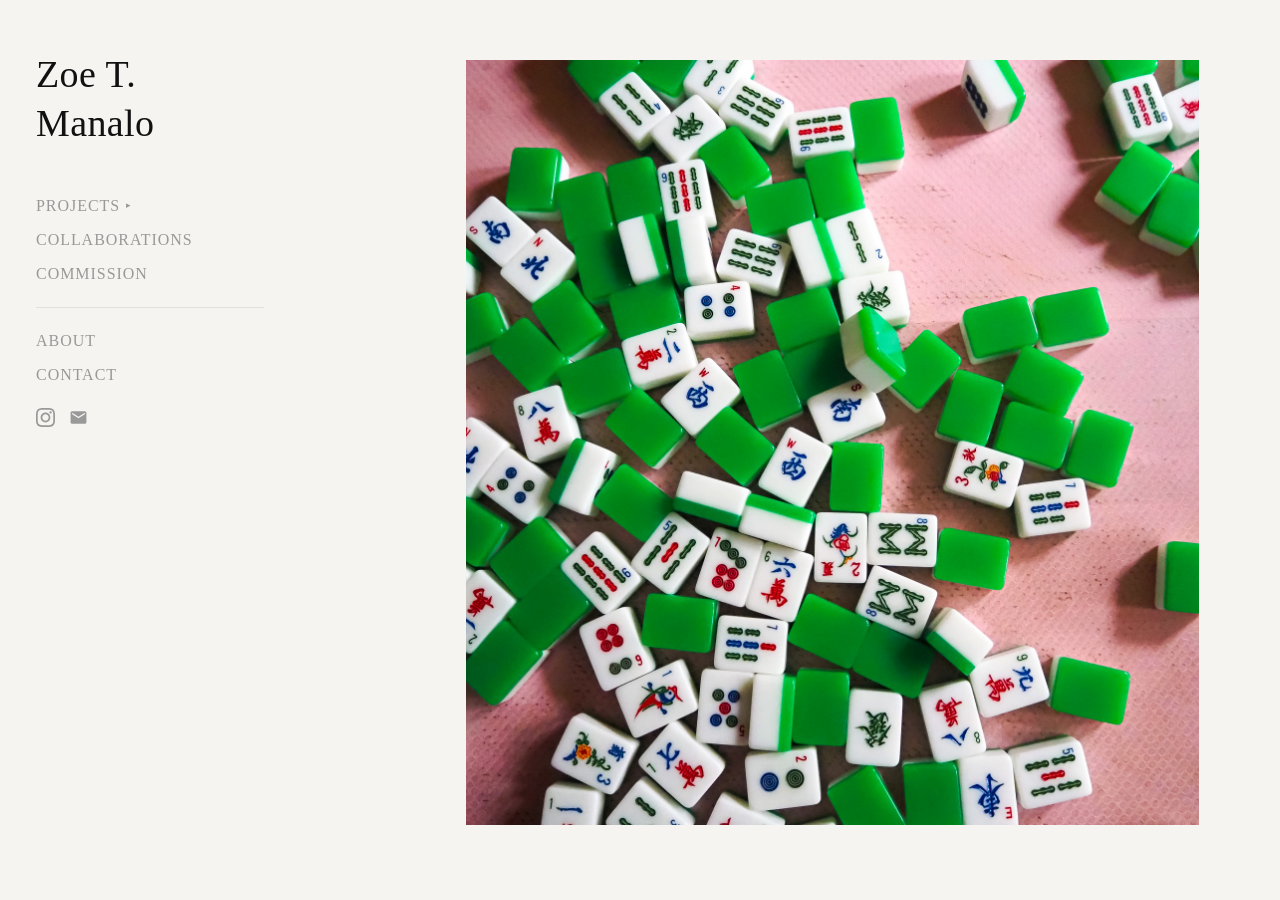
<file: index.html>
<!DOCTYPE html>
<html lang="en">

<head>
  <meta charset="UTF-8">
  <meta name="viewport" content="width=device-width, initial-scale=1.0">
  <title>Zoe Manalo</title>
  <link rel="stylesheet" href="css/styles.css">
</head>


<body>

  <div class="mobile-topbar">
    <a href="/" class="mobile-logo">Zoe T. Manalo</a>
  </div>

  <aside class="sidebar">
    <a href="index.html" class="logo">Zoe T. Manalo</a>
    <nav class="menu">
      <button class="menu-parent" onclick="toggleProjects(this)" aria-expanded="false">
        Projects <span class="menu-arrow">&#9656;</span>
      </button>
      <div class="menu-sub" id="projects-sub"></div>
      <a href="collaborations/index.html" class="menu-item top-item" id="nav-collaborations">Collaborations</a>
      <a href="commission/index.html" class="menu-item top-item" id="nav-commission">Commission</a>
      <div class="menu-divider"></div>
      <a href="about.html" class="menu-item">About</a>
      <a href="contact.html" class="menu-item">Contact</a>
      <div class="menu-icons">
        <a href="https://instagram.com/zoetmanalo" target="_blank" aria-label="Instagram"><svg xmlns="http://www.w3.org/2000/svg" viewBox="0 0 24 24" fill="currentColor" width="19" height="19"><path d="M12 2.163c3.204 0 3.584.012 4.85.07 3.252.148 4.771 1.691 4.919 4.919.058 1.265.069 1.645.069 4.849 0 3.205-.012 3.584-.069 4.849-.149 3.225-1.664 4.771-4.919 4.919-1.266.058-1.644.07-4.85.07-3.204 0-3.584-.012-4.849-.07-3.26-.149-4.771-1.699-4.919-4.92-.058-1.265-.07-1.644-.07-4.849 0-3.204.013-3.583.07-4.849.149-3.227 1.664-4.771 4.919-4.919 1.266-.057 1.645-.069 4.849-.069zm0-2.163c-3.259 0-3.667.014-4.947.072-4.358.2-6.78 2.618-6.98 6.98-.059 1.281-.073 1.689-.073 4.948 0 3.259.014 3.668.072 4.948.2 4.358 2.618 6.78 6.98 6.98 1.281.058 1.689.072 4.948.072 3.259 0 3.668-.014 4.948-.072 4.354-.2 6.782-2.618 6.979-6.98.059-1.28.073-1.689.073-4.948 0-3.259-.014-3.667-.072-4.947-.196-4.354-2.617-6.78-6.979-6.98-1.281-.059-1.69-.073-4.949-.073zm0 5.838c-3.403 0-6.162 2.759-6.162 6.162s2.759 6.163 6.162 6.163 6.162-2.759 6.162-6.163c0-3.403-2.759-6.162-6.162-6.162zm0 10.162c-2.209 0-4-1.79-4-4 0-2.209 1.791-4 4-4s4 1.791 4 4c0 2.21-1.791 4-4 4zm6.406-11.845c-.796 0-1.441.645-1.441 1.44s.645 1.44 1.441 1.44c.795 0 1.439-.645 1.439-1.44s-.644-1.44-1.439-1.44z"/></svg></a>
        <a href="mailto:zoetmanalo@gmail.com" aria-label="Email"><svg xmlns="http://www.w3.org/2000/svg" viewBox="0 0 24 24" fill="currentColor" width="19" height="19"><path d="M20 4H4c-1.1 0-2 .9-2 2v12c0 1.1.9 2 2 2h16c1.1 0 2-.9 2-2V6c0-1.1-.9-2-2-2zm0 4l-8 5-8-5V6l8 5 8-5v2z"/></svg></a>
      </div>
    </nav>
  </aside>
  <main class="page-content">

  <div class="home-hero">
    <a href="collaborations/viewer.html?project=pagitan&label=Pagitan">
      <img src="images/home/P9250158.jpg" alt="Pagitan">
    </a>
  </div>

    <!-- Pagitan Gallery -->
    <div class="grid" id="grid"></div>

  </main>


  <script src="/js/gallery.js"></script>
  <script src="/js/nav.js"></script>


</body>
</html>
</file>
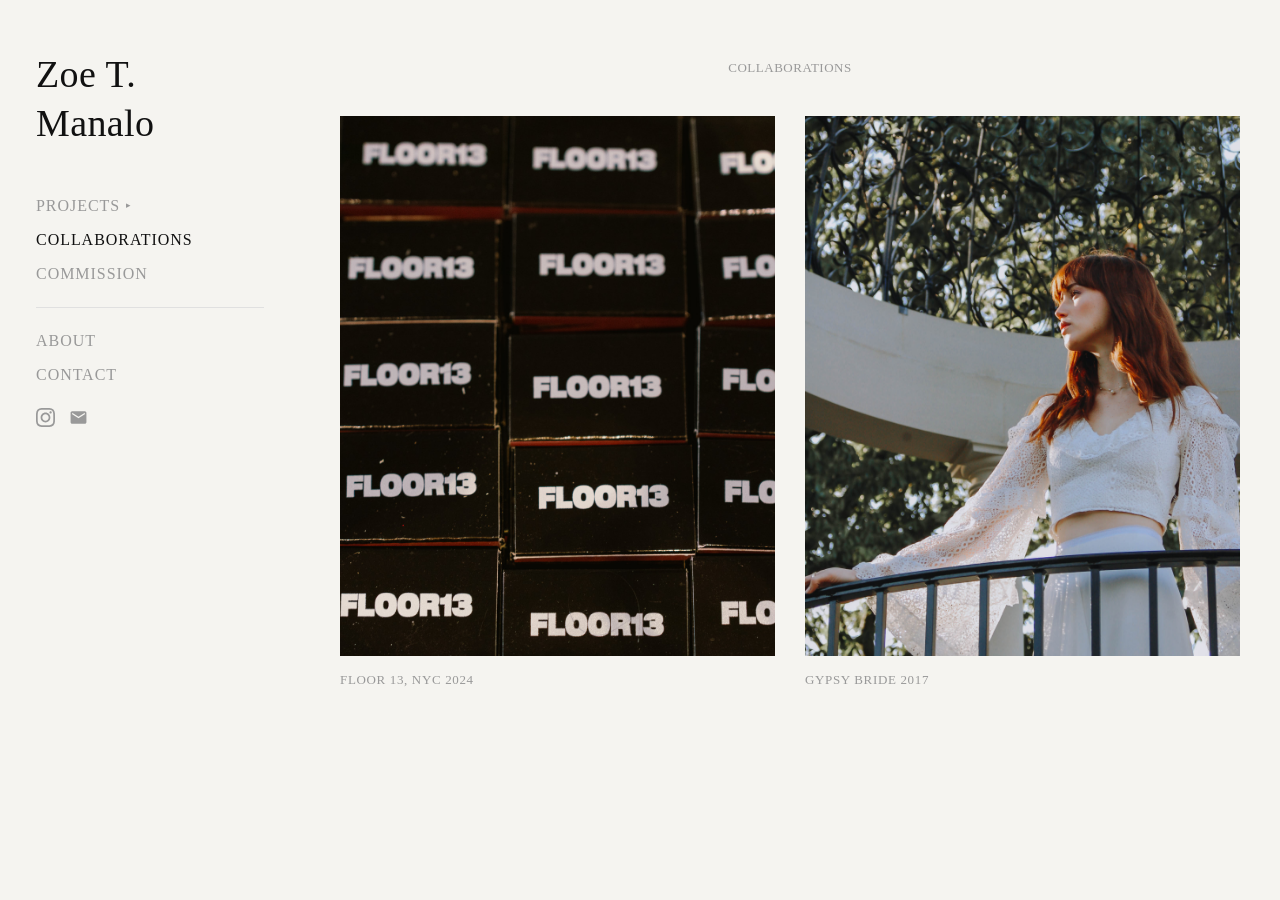
<file: collaborations/index.html>
<!DOCTYPE html>
<html lang="en">
<head>
  <meta charset="UTF-8">
  <meta name="viewport" content="width=device-width, initial-scale=1.0">
  <title>Collaborations — Zoe Manalo</title>
  <link rel="stylesheet" href="/css/styles.css">
</head>
<body>
  <aside class="sidebar">
    <a href="/" class="logo">Zoe T. Manalo</a>
    <nav class="menu">
      <button class="menu-parent" onclick="toggleProjects(this)" aria-expanded="false">
        Projects <span class="menu-arrow">&#9656;</span>
      </button>
      <div class="menu-sub" id="projects-sub"></div>
      <a href="/collaborations/index.html" class="menu-item top-item" id="nav-collaborations">Collaborations</a>
      <a href="/commission/index.html" class="menu-item top-item" id="nav-commission">Commission</a>
      <div class="menu-divider"></div>
      <a href="/about.html" class="menu-item">About</a>
      <a href="/contact.html" class="menu-item">Contact</a>
      <div class="menu-icons">
        <a href="https://instagram.com/zoetmanalo" target="_blank" aria-label="Instagram"><svg xmlns="http://www.w3.org/2000/svg" viewBox="0 0 24 24" fill="currentColor" width="19" height="19"><path d="M12 2.163c3.204 0 3.584.012 4.85.07 3.252.148 4.771 1.691 4.919 4.919.058 1.265.069 1.645.069 4.849 0 3.205-.012 3.584-.069 4.849-.149 3.225-1.664 4.771-4.919 4.919-1.266.058-1.644.07-4.85.07-3.204 0-3.584-.012-4.849-.07-3.26-.149-4.771-1.699-4.919-4.92-.058-1.265-.07-1.644-.07-4.849 0-3.204.013-3.583.07-4.849.149-3.227 1.664-4.771 4.919-4.919 1.266-.057 1.645-.069 4.849-.069zm0-2.163c-3.259 0-3.667.014-4.947.072-4.358.2-6.78 2.618-6.98 6.98-.059 1.281-.073 1.689-.073 4.948 0 3.259.014 3.668.072 4.948.2 4.358 2.618 6.78 6.98 6.98 1.281.058 1.689.072 4.948.072 3.259 0 3.668-.014 4.948-.072 4.354-.2 6.782-2.618 6.979-6.98.059-1.28.073-1.689.073-4.948 0-3.259-.014-3.667-.072-4.947-.196-4.354-2.617-6.78-6.979-6.98-1.281-.059-1.69-.073-4.949-.073zm0 5.838c-3.403 0-6.162 2.759-6.162 6.162s2.759 6.163 6.162 6.163 6.162-2.759 6.162-6.163c0-3.403-2.759-6.162-6.162-6.162zm0 10.162c-2.209 0-4-1.79-4-4 0-2.209 1.791-4 4-4s4 1.791 4 4c0 2.21-1.791 4-4 4zm6.406-11.845c-.796 0-1.441.645-1.441 1.44s.645 1.44 1.441 1.44c.795 0 1.439-.645 1.439-1.44s-.644-1.44-1.439-1.44z"/></svg></a>
        <a href="mailto:zoetmanalo@gmail.com" aria-label="Email"><svg xmlns="http://www.w3.org/2000/svg" viewBox="0 0 24 24" fill="currentColor" width="19" height="19"><path d="M20 4H4c-1.1 0-2 .9-2 2v12c0 1.1.9 2 2 2h16c1.1 0 2-.9 2-2V6c0-1.1-.9-2-2-2zm0 4l-8 5-8-5V6l8 5 8-5v2z"/></svg></a>
      </div>
    </nav>
  </aside>
  <main class="page-content">
    <p class="page-title">Collaborations</p>
    <div class="grid" id="grid"></div>
  </main>
  <script src="/js/nav.js"></script>
  <script src="/js/gallery.js"></script>
  <script>loadGrid("collaborations")</script>

</body>
</html>
</file>
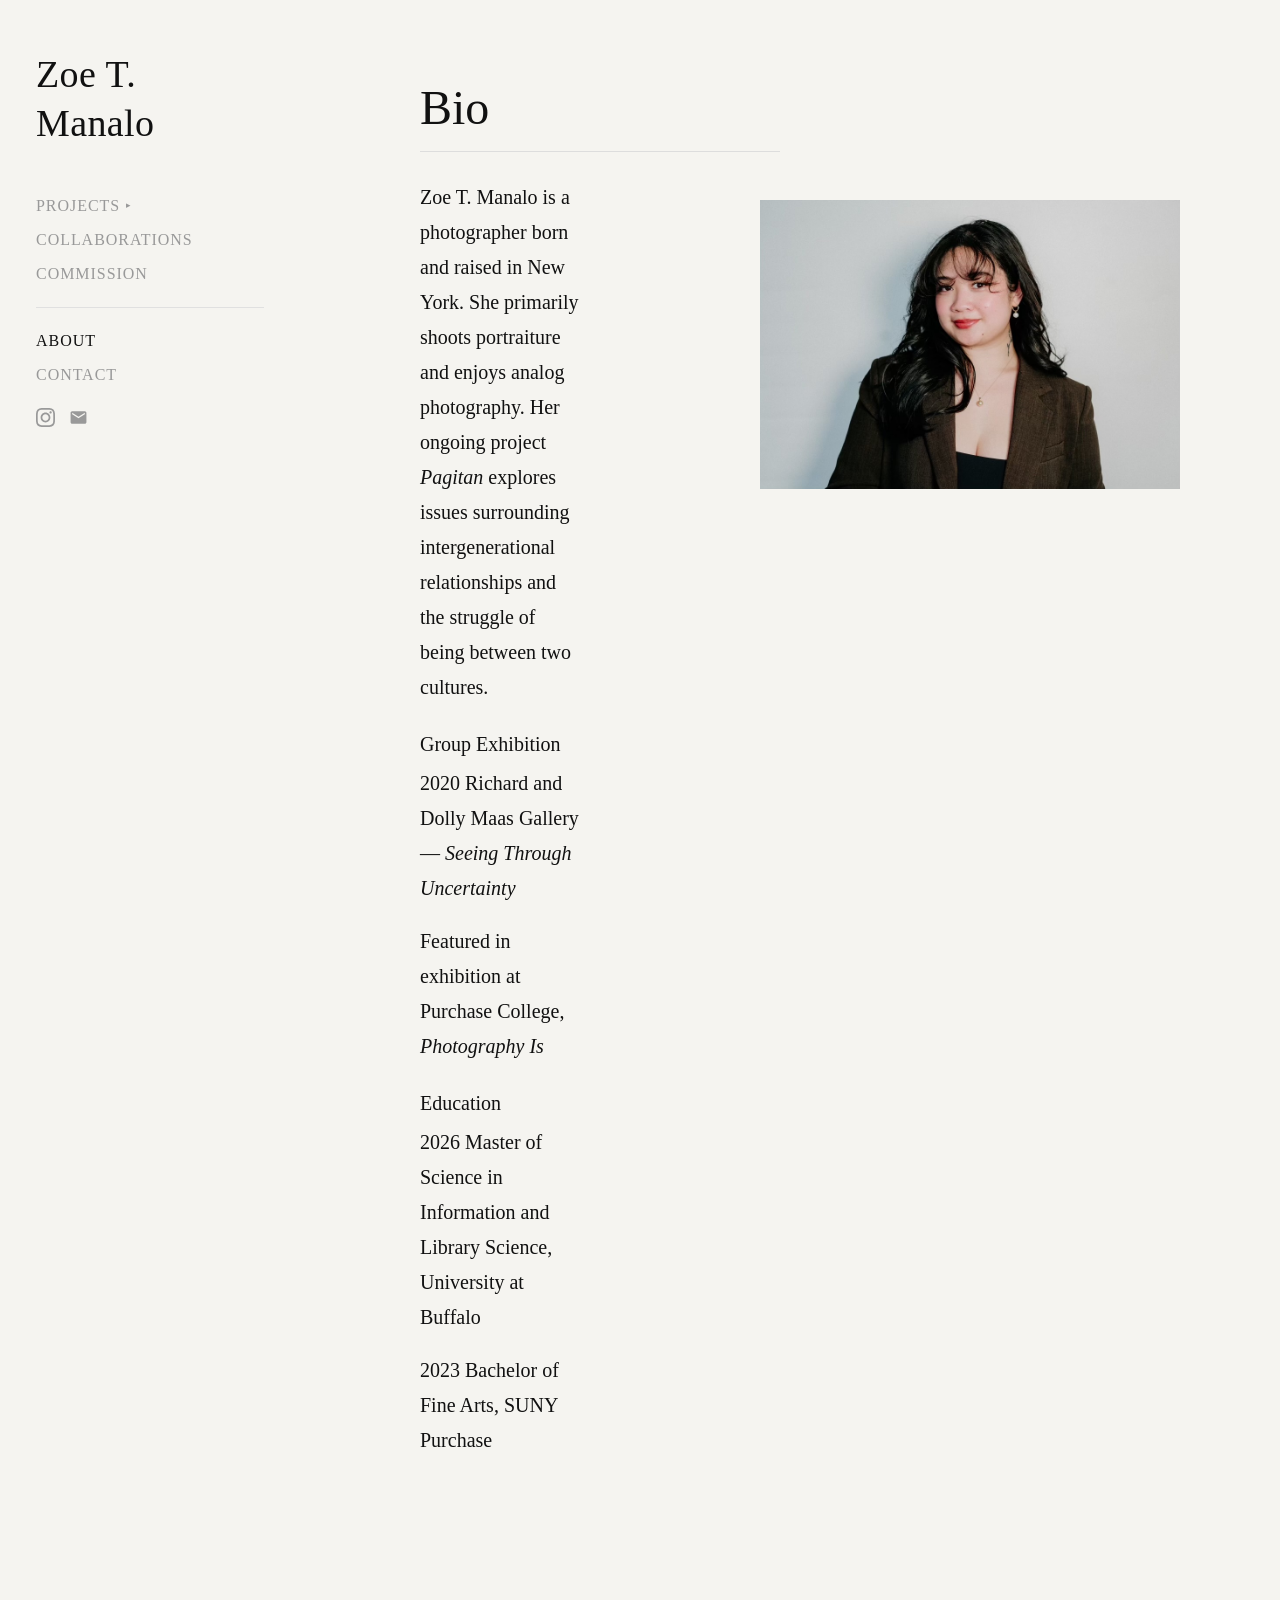
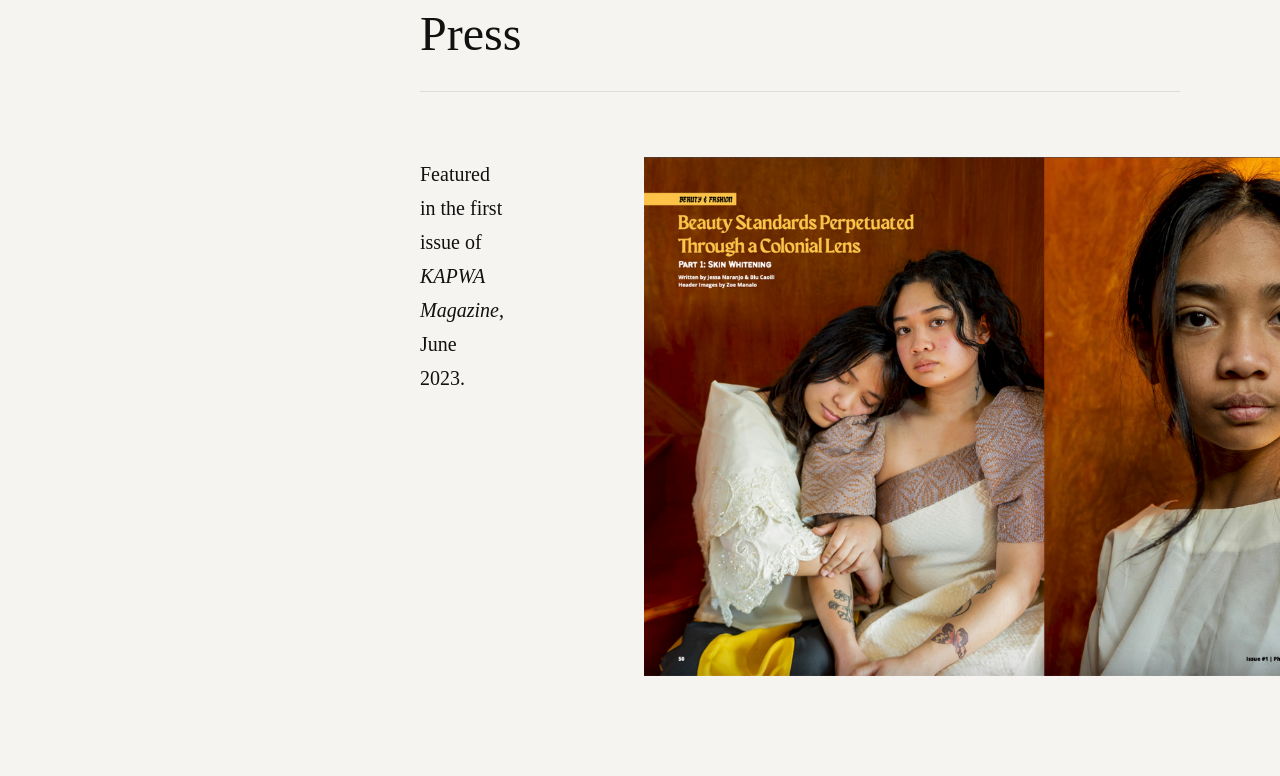
<file: about.html>
<!DOCTYPE html>
<html lang="en">

<head>
  <meta charset="UTF-8">
  <meta name="viewport" content="width=device-width, initial-scale=1.0">
  <title>About — Zoe Manalo</title>
  <link rel="stylesheet" href="/css/styles.css">
</head>

<body>

  <aside class="sidebar">
    <a href="/" class="logo">Zoe T. Manalo</a>
    <nav class="menu">
      <button class="menu-parent" onclick="toggleProjects(this)" aria-expanded="false">
        Projects <span class="menu-arrow">&#9656;</span>
      </button>
      <div class="menu-sub" id="projects-sub"></div>
      <a href="/collaborations/index.html" class="menu-item top-item" id="nav-collaborations">Collaborations</a>
      <a href="/commission/index.html" class="menu-item top-item" id="nav-commission">Commission</a>
      <div class="menu-divider"></div>
      <a href="/about.html" class="menu-item active">About</a>
      <a href="/contact.html" class="menu-item">Contact</a>
      <div class="menu-icons">
        <a href="https://instagram.com/zoetmanalo" target="_blank" aria-label="Instagram"><svg xmlns="http://www.w3.org/2000/svg" viewBox="0 0 24 24" fill="currentColor" width="19" height="19"><path d="M12 2.163c3.204 0 3.584.012 4.85.07 3.252.148 4.771 1.691 4.919 4.919.058 1.265.069 1.645.069 4.849 0 3.205-.012 3.584-.069 4.849-.149 3.225-1.664 4.771-4.919 4.919-1.266.058-1.644.07-4.85.07-3.204 0-3.584-.012-4.849-.07-3.26-.149-4.771-1.699-4.919-4.92-.058-1.265-.07-1.644-.07-4.849 0-3.204.013-3.583.07-4.849.149-3.227 1.664-4.771 4.919-4.919 1.266-.057 1.645-.069 4.849-.069zm0-2.163c-3.259 0-3.667.014-4.947.072-4.358.2-6.78 2.618-6.98 6.98-.059 1.281-.073 1.689-.073 4.948 0 3.259.014 3.668.072 4.948.2 4.358 2.618 6.78 6.98 6.98 1.281.058 1.689.072 4.948.072 3.259 0 3.668-.014 4.948-.072 4.354-.2 6.782-2.618 6.979-6.98.059-1.28.073-1.689.073-4.948 0-3.259-.014-3.667-.072-4.947-.196-4.354-2.617-6.78-6.979-6.98-1.281-.059-1.69-.073-4.949-.073zm0 5.838c-3.403 0-6.162 2.759-6.162 6.162s2.759 6.163 6.162 6.163 6.162-2.759 6.162-6.163c0-3.403-2.759-6.162-6.162-6.162zm0 10.162c-2.209 0-4-1.79-4-4 0-2.209 1.791-4 4-4s4 1.791 4 4c0 2.21-1.791 4-4 4zm6.406-11.845c-.796 0-1.441.645-1.441 1.44s.645 1.44 1.441 1.44c.795 0 1.439-.645 1.439-1.44s-.644-1.44-1.439-1.44z"/></svg></a>
        <a href="mailto:zoetmanalo@gmail.com" aria-label="Email"><svg xmlns="http://www.w3.org/2000/svg" viewBox="0 0 24 24" fill="currentColor" width="19" height="19"><path d="M20 4H4c-1.1 0-2 .9-2 2v12c0 1.1.9 2 2 2h16c1.1 0 2-.9 2-2V6c0-1.1-.9-2-2-2zm0 4l-8 5-8-5V6l8 5 8-5v2z"/></svg></a>
      </div>
    </nav>
  </aside>

  <main class="text-content">

    <div class="about-row">

      <div class="about-text">
        <h1>Bio</h1>
        <hr>
        <p>
          Zoe T. Manalo is a photographer born and raised in New York.
          She primarily shoots portraiture and enjoys analog photography.
          Her ongoing project <em>Pagitan</em> explores issues surrounding
          intergenerational relationships and the struggle of being between
          two cultures.
        </p>
        <h3>Group Exhibition</h3>
        <p>
          2020 Richard and Dolly Maas Gallery —
          <em>Seeing Through Uncertainty</em>
        </p>
        <p>
          Featured in exhibition at Purchase College,
          <em>Photography Is</em>
        </p>
        <h3>Education</h3>
        <p>
          2026 Master of Science in Information and Library Science,
          University at Buffalo
        </p>
        <p>
          2023 Bachelor of Fine Arts, SUNY Purchase
        </p>
      </div>

      <div class="about-photo-wrap">
        <img src="images/about/zoe_headshot.jpg"
          alt="Zoe Manalo"
          class="about-photo">
      </div>

    </div>

    <div class="press-section">

      <h1 class="page-heading">Press</h1>

      <div class="press-row">
        <div class="press-text">
          <p>
            Featured in the first issue of
            <em>KAPWA Magazine</em>, June 2023.
          </p>
        </div>
        <div class="press-photo">
          <img src="images/about/spread.jpg" alt="KAPWA Magazine Spread">
        </div>
      </div>

    </div>

  </main>

  <script src="/js/nav.js"></script>
</body>
</html>
</file>
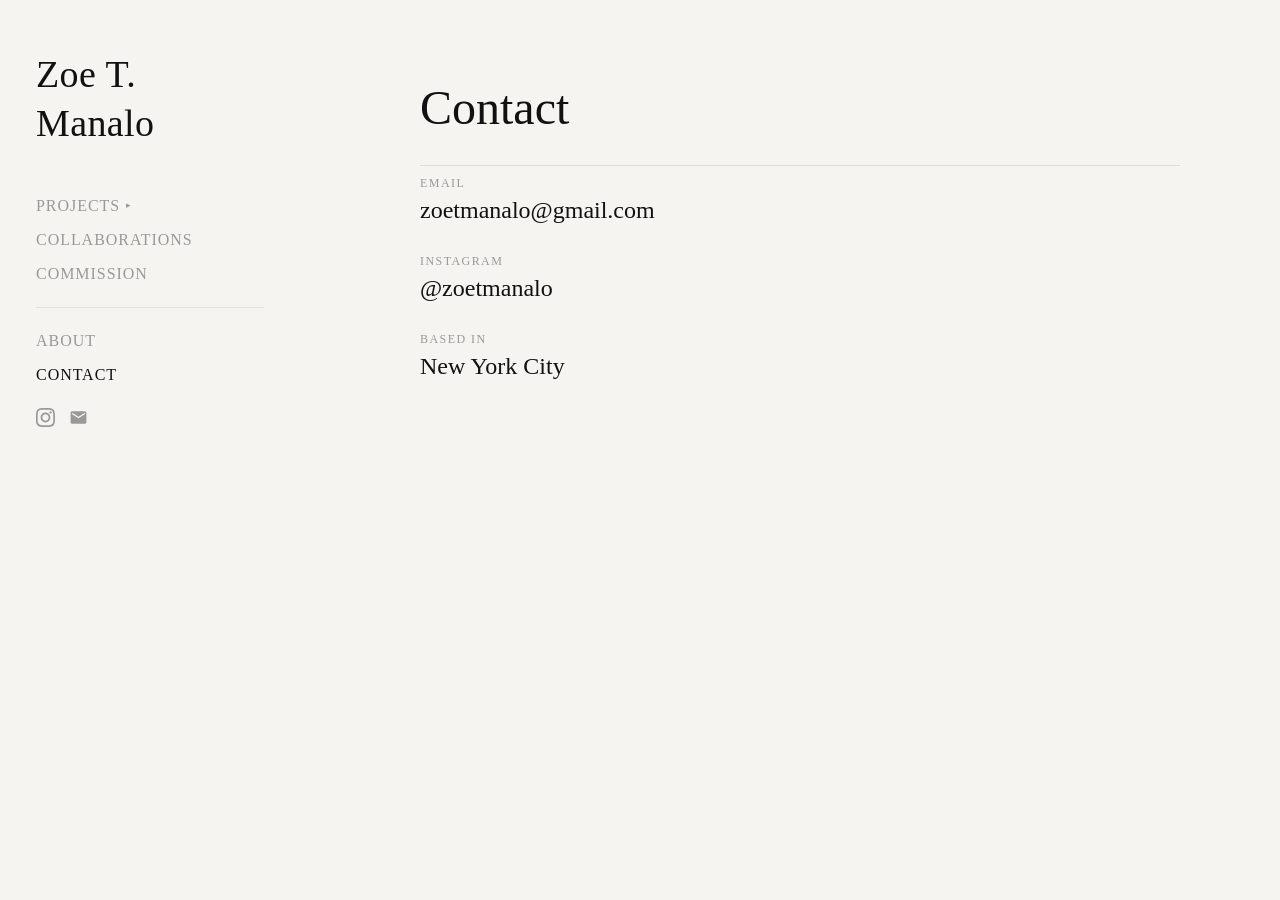
<file: contact.html>
<!DOCTYPE html>
<html lang="en">
<head>
  <meta charset="UTF-8">
  <meta name="viewport" content="width=device-width, initial-scale=1.0">
  <title>Contact — Zoe Manalo</title>
  <link rel="stylesheet" href="css/styles.css">
</head>
<body>
 
  <aside class="sidebar">
    <a href="/index.html" class="logo">Zoe T. Manalo</a>
    <nav class="menu">
      <button class="menu-parent" onclick="toggleProjects(this)" aria-expanded="false">
        Projects <span class="menu-arrow">&#9656;</span>
      </button>
      <div class="menu-sub" id="projects-sub"></div>
      <a href="/collaborations/index.html" class="menu-item top-item" id="nav-collaborations">Collaborations</a>
      <a href="/commission/index.html" class="menu-item top-item" id="nav-commission">Commission</a>
      <div class="menu-divider"></div>
      <a href="/about.html" class="menu-item">About</a>
      <a href="/contact.html" class="menu-item active">Contact</a>
      <div class="menu-icons">
        <a href="https://instagram.com/zoetmanalo" target="_blank" aria-label="Instagram"><svg xmlns="http://www.w3.org/2000/svg" viewBox="0 0 24 24" fill="currentColor" width="19" height="19"><path d="M12 2.163c3.204 0 3.584.012 4.85.07 3.252.148 4.771 1.691 4.919 4.919.058 1.265.069 1.645.069 4.849 0 3.205-.012 3.584-.069 4.849-.149 3.225-1.664 4.771-4.919 4.919-1.266.058-1.644.07-4.85.07-3.204 0-3.584-.012-4.849-.07-3.26-.149-4.771-1.699-4.919-4.92-.058-1.265-.07-1.644-.07-4.849 0-3.204.013-3.583.07-4.849.149-3.227 1.664-4.771 4.919-4.919 1.266-.057 1.645-.069 4.849-.069zm0-2.163c-3.259 0-3.667.014-4.947.072-4.358.2-6.78 2.618-6.98 6.98-.059 1.281-.073 1.689-.073 4.948 0 3.259.014 3.668.072 4.948.2 4.358 2.618 6.78 6.98 6.98 1.281.058 1.689.072 4.948.072 3.259 0 3.668-.014 4.948-.072 4.354-.2 6.782-2.618 6.979-6.98.059-1.28.073-1.689.073-4.948 0-3.259-.014-3.667-.072-4.947-.196-4.354-2.617-6.78-6.979-6.98-1.281-.059-1.69-.073-4.949-.073zm0 5.838c-3.403 0-6.162 2.759-6.162 6.162s2.759 6.163 6.162 6.163 6.162-2.759 6.162-6.163c0-3.403-2.759-6.162-6.162-6.162zm0 10.162c-2.209 0-4-1.79-4-4 0-2.209 1.791-4 4-4s4 1.791 4 4c0 2.21-1.791 4-4 4zm6.406-11.845c-.796 0-1.441.645-1.441 1.44s.645 1.44 1.441 1.44c.795 0 1.439-.645 1.439-1.44s-.644-1.44-1.439-1.44z"/></svg></a>
        <a href="mailto:zoetmanalo@gmail.com" aria-label="Email"><svg xmlns="http://www.w3.org/2000/svg" viewBox="0 0 24 24" fill="currentColor" width="19" height="19"><path d="M20 4H4c-1.1 0-2 .9-2 2v12c0 1.1.9 2 2 2h16c1.1 0 2-.9 2-2V6c0-1.1-.9-2-2-2zm0 4l-8 5-8-5V6l8 5 8-5v2z"/></svg></a>
      </div>
    </nav>
  </aside>

  <main class="text-content">
    <h1 class="page-heading">Contact</h1>

    <div class="contact-item">
      <span class="contact-label">Email</span>
      <a href="mailto:zoetmanalo@gmail.com" class="contact-value">zoetmanalo@gmail.com</a>
    </div>

    <div class="contact-item">
      <span class="contact-label">Instagram</span>
      <a href="https://instagram.com/zoetmanalo" target="_blank" class="contact-value">@zoetmanalo</a>
    </div>

    <div class="contact-item">
      <span class="contact-label">Based in</span>
      <span class="contact-value" style="cursor:default;">New York City</span>
    </div>
  </main>

  <script src="/js/nav.js"></script>
</body>
</html>
</file>
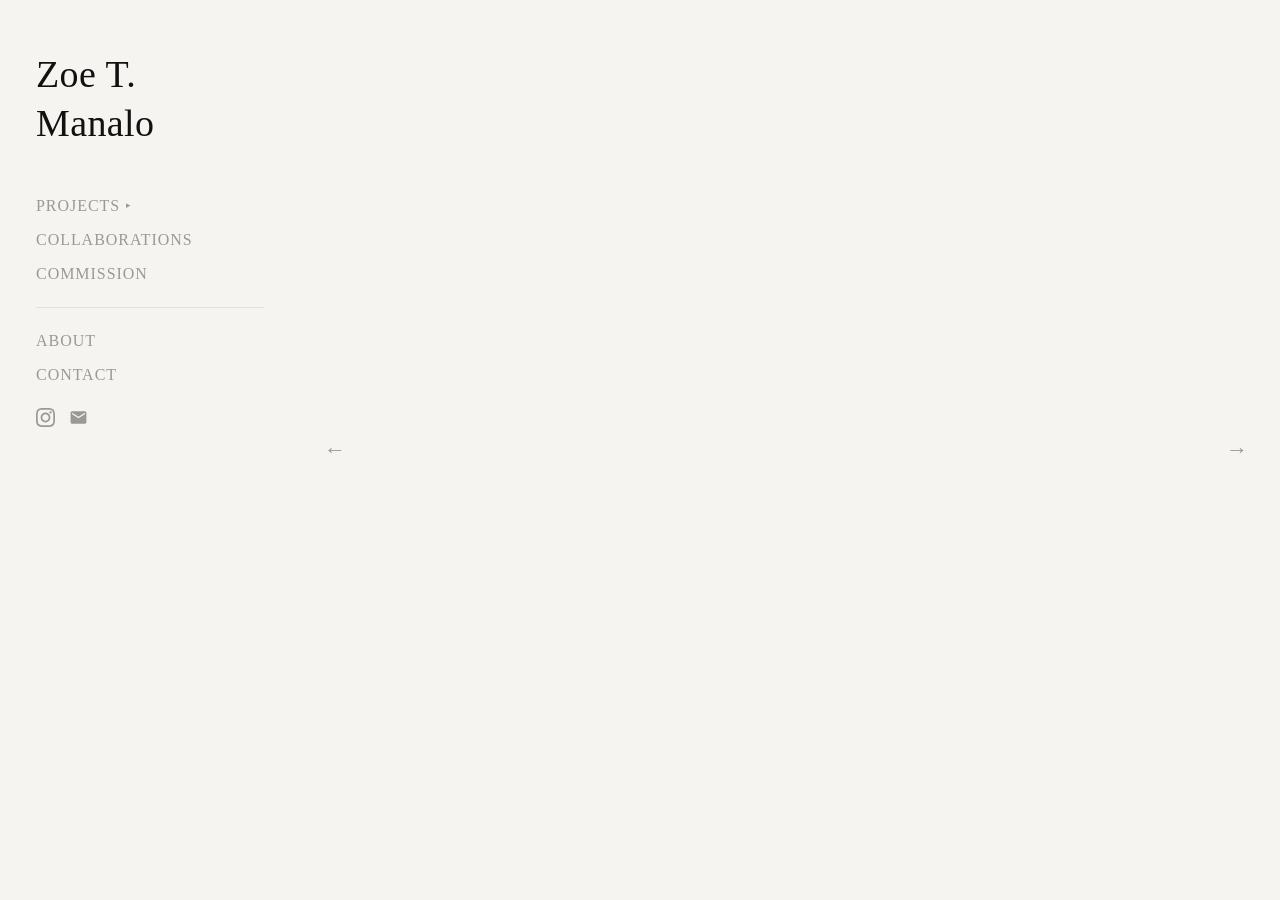
<file: collaborations/viewer.html>
<!DOCTYPE html>
<html lang="en">
<head>
  <meta charset="UTF-8">
  <meta name="viewport" content="width=device-width, initial-scale=1.0">
  <title>Zoe Manalo</title>
  <link rel="stylesheet" href="/css/styles.css">
</head>
<body>
  <aside class="sidebar">
    <a href="/" class="logo">Zoe T. Manalo</a>
    <nav class="menu">
      <button class="menu-parent" onclick="toggleProjects(this)" aria-expanded="false">
        Projects <span class="menu-arrow">&#9656;</span>
      </button>
      <div class="menu-sub" id="projects-sub"></div>
      <a href="/collaborations/index.html" class="menu-item top-item" id="nav-collaborations">Collaborations</a>
      <a href="/commission/index.html" class="menu-item top-item" id="nav-commission">Commission</a>
      <div class="menu-divider"></div>
      <a href="/about.html" class="menu-item">About</a>
      <a href="/contact.html" class="menu-item">Contact</a>
      <div class="menu-icons">
        <a href="https://instagram.com/zoetmanalo" target="_blank" aria-label="Instagram"><svg xmlns="http://www.w3.org/2000/svg" viewBox="0 0 24 24" fill="currentColor" width="19" height="19"><path d="M12 2.163c3.204 0 3.584.012 4.85.07 3.252.148 4.771 1.691 4.919 4.919.058 1.265.069 1.645.069 4.849 0 3.205-.012 3.584-.069 4.849-.149 3.225-1.664 4.771-4.919 4.919-1.266.058-1.644.07-4.85.07-3.204 0-3.584-.012-4.849-.07-3.26-.149-4.771-1.699-4.919-4.92-.058-1.265-.07-1.644-.07-4.849 0-3.204.013-3.583.07-4.849.149-3.227 1.664-4.771 4.919-4.919 1.266-.057 1.645-.069 4.849-.069zm0-2.163c-3.259 0-3.667.014-4.947.072-4.358.2-6.78 2.618-6.98 6.98-.059 1.281-.073 1.689-.073 4.948 0 3.259.014 3.668.072 4.948.2 4.358 2.618 6.78 6.98 6.98 1.281.058 1.689.072 4.948.072 3.259 0 3.668-.014 4.948-.072 4.354-.2 6.782-2.618 6.979-6.98.059-1.28.073-1.689.073-4.948 0-3.259-.014-3.667-.072-4.947-.196-4.354-2.617-6.78-6.979-6.98-1.281-.059-1.69-.073-4.949-.073zm0 5.838c-3.403 0-6.162 2.759-6.162 6.162s2.759 6.163 6.162 6.163 6.162-2.759 6.162-6.163c0-3.403-2.759-6.162-6.162-6.162zm0 10.162c-2.209 0-4-1.79-4-4 0-2.209 1.791-4 4-4s4 1.791 4 4c0 2.21-1.791 4-4 4zm6.406-11.845c-.796 0-1.441.645-1.441 1.44s.645 1.44 1.441 1.44c.795 0 1.439-.645 1.439-1.44s-.644-1.44-1.439-1.44z"/></svg></a>
        <a href="mailto:zoetmanalo@gmail.com" aria-label="Email"><svg xmlns="http://www.w3.org/2000/svg" viewBox="0 0 24 24" fill="currentColor" width="19" height="19"><path d="M20 4H4c-1.1 0-2 .9-2 2v12c0 1.1.9 2 2 2h16c1.1 0 2-.9 2-2V6c0-1.1-.9-2-2-2zm0 4l-8 5-8-5V6l8 5 8-5v2z"/></svg></a>
      </div>
    </nav>
  </aside>
  <main class="main">
    <div class="viewer"><img id="photo" alt=""></div>
    <button class="nav-prev" onclick="prev()">&#8592;</button>
    <button class="nav-next" onclick="next()">&#8594;</button>
    <div id="group-label" class="group-label"></div>
    <div class="project-title-overlay" id="project-title"></div>
  </main>
  <script src="/js/viewer.js"></script>
  <script src="/js/nav.js"></script>
  <script>
    const params  = new URLSearchParams(window.location.search);
    const project = params.get("project");
    const label   = params.get("label") || "";
    if (label) {
      document.title = label + " — Zoe Manalo";
      document.getElementById("project-title").textContent = label;
    }
    if (project) loadGallery(project);
  </script>
</body>
</html>
</file>
<file: css/styles.css>
/* =====================
   RESET & BASE
   ===================== */

*, *::before, *::after {
  margin: 0;
  padding: 0;
  box-sizing: border-box;
}

:root {
  --sidebar-width: 300px;
  --bg: #f5f4f0;
  --text: #111;
  --muted: #999;
  --font-display: 'Georgia', serif;
  --font-body: 'Georgia', serif;
}

html, body {
  height: 100%;
  background: var(--bg);
  color: var(--text);
  font-family: var(--font-body);
}

body { display: flex; }

/* =====================
   SIDEBAR
   ===================== */

.sidebar {
  position: fixed;
  top: 0;
  left: 0;
  width: var(--sidebar-width);
  height: 100vh;
  padding: 50px 36px;
  display: flex;
  flex-direction: column;
  z-index: 100;
  background: var(--bg);
}

.logo {
  font-family: var(--font-display);
  font-size: 38px;
  font-style: normal;
  text-decoration: none;
  color: var(--text);
  letter-spacing: 0.01em;
  line-height: 1.3;
  margin-bottom: 40px;
}

.logo:hover { color: #555; }

/* =====================
   MENU
   ===================== */

.menu {
  display: flex;
  flex-direction: column;
  align-items: flex-start;
}

.menu-parent {
  color: var(--muted);
  font-size: 16px;
  letter-spacing: 0.06em;
  text-transform: uppercase;
  transition: color 0.2s ease;
  line-height: 1.5;
  cursor: pointer;
  background: none;
  border: none;
  padding: 5px 0;
  font-family: var(--font-body);
  font-style: normal;
  display: flex;
  align-items: center;
  gap: 6px;
}

.menu-parent:hover,
.menu-parent.open { color: var(--text); }

.menu-arrow {
  font-size: 9px;
  transition: transform 0.2s ease;
}

.menu-parent.open .menu-arrow { transform: rotate(90deg); }

.menu-sub {
  display: flex;
  flex-direction: column;
  overflow: hidden;
  max-height: 0;
  opacity: 0;
  transition: max-height 0.3s ease, opacity 0.25s ease;
  padding-left: 12px;
  border-left: 1px solid #ddd;
  margin-left: 2px;
  width: 100%;
}

.menu-sub.open {
  max-height: 400px;
  opacity: 1;
  margin-top: 6px;
  margin-bottom: 6px;
}

.menu-item {
  text-decoration: none;
  color: var(--muted);
  font-size: 16px;
  letter-spacing: 0.06em;
  text-transform: uppercase;
  font-style: normal;
  transition: color 0.2s ease;
  line-height: 1.5;
  padding: 5px 0;
  display: block;
  width: 100%;
}

.menu-item:hover,
.menu-item.active { color: var(--text); }

.menu-divider {
  width: 100%;
  height: 1px;
  background: #e0e0e0;
  margin: 16px 0;
}

.menu-icons {
  display: flex;
  gap: 14px;
  margin-top: 16px;
  align-items: center;
}

.menu-icons a {
  color: var(--muted);
  transition: color 0.2s ease;
  display: flex;
  align-items: center;
  text-decoration: none;
}

.menu-icons a:hover { color: var(--text); }
.menu-icons svg { display: block; fill: currentColor; }

/* hamburger — hidden on desktop */
.hamburger {
  display: none;
  position: fixed;
  top: 20px;
  right: 20px;
  z-index: 200;
  background: none;
  border: none;
  cursor: pointer;
  padding: 8px;
  flex-direction: column;
  gap: 5px;
}

.hamburger span {
  display: block;
  width: 24px;
  height: 2px;
  background: var(--text);
  transition: all 0.3s ease;
}

.hamburger.open span:nth-child(1) { transform: rotate(45deg) translate(5px, 5px); }
.hamburger.open span:nth-child(2) { opacity: 0; }
.hamburger.open span:nth-child(3) { transform: rotate(-45deg) translate(5px, -5px); }

/* =====================
   MAIN VIEWER
   ===================== */

.main {
  margin-left: var(--sidebar-width);
  flex: 1;
  height: 100vh;
  display: flex;
  align-items: center;
  justify-content: center;
  position: relative;
}

.viewer {
  position: relative;
  width: 100%;
  height: 100%;
  display: flex;
  align-items: center;
  justify-content: center;
  padding: 40px 80px;
}

.viewer img {
  max-width: 100%;
  max-height: 100%;
  object-fit: contain;
  opacity: 0;
  transition: opacity 0.4s ease;
}

.viewer img.loaded { opacity: 1; }

.nav-prev,
.nav-next {
  position: fixed;
  top: 50%;
  transform: translateY(-50%);
  background: none;
  border: none;
  font-size: 22px;
  color: var(--muted);
  cursor: pointer;
  padding: 16px;
  z-index: 20;
}

.nav-prev { left: calc(var(--sidebar-width) + 8px); }
.nav-next { right: 16px; }
.nav-prev:hover,
.nav-next:hover { color: var(--text); }

.project-title-overlay {
  position: absolute;
  bottom: 20px;
  right: 40px;
  font-size: 11px;
  letter-spacing: 0.06em;
  text-transform: uppercase;
  font-style: normal;
  color: var(--muted);
  z-index: 20;
  pointer-events: none;
}

.group-label {
  position: absolute;
  bottom: 20px;
  left: 20px;
  font-size: 11px;
  letter-spacing: 0.1em;
  text-transform: uppercase;
  font-style: normal;
  color: var(--muted);
  pointer-events: none;
  z-index: 30;
  opacity: 0;
}

.group-label.visible { opacity: 1; }

/* =====================
   GRID PAGES
   ===================== */

.page-content {
  margin-left: var(--sidebar-width);
  width: calc(100vw - var(--sidebar-width));
  display: flex;
  flex-direction: column;
  align-items: center;
  padding: 60px 40px 80px;
}

.page-title {
  font-family: var(--font-display);
  font-size: 13px;
  font-style: normal;
  letter-spacing: 0.04em;
  color: var(--muted);
  text-transform: uppercase;
  margin-bottom: 40px;
}

.grid {
  display: grid;
  grid-template-columns: repeat(2, 1fr);
  gap: 30px;
  max-width: 1100px;
  width: 100%;
  margin: 0 auto;
}

.project { text-decoration: none; color: var(--text); }

.project img {
  width: 100%;
  height: 60vh;
  object-fit: cover;
}

.project-label {
  font-size: 13px;
  letter-spacing: 0.05em;
  text-transform: uppercase;
  font-style: normal;
  color: var(--muted);
  margin-top: 12px;
}

/* =====================
   ABOUT + CONTACT
   ===================== */

.text-content {
  margin-left: var(--sidebar-width);
  padding: 80px 100px 120px 120px;
  width: calc(100vw - var(--sidebar-width));
  min-height: 100vh;
}

/* =====================
   ABOUT LAYOUT
   ===================== */

.about-row {
  display: flex;
  align-items: flex-start;
  gap: 80px;
  margin-bottom: 50px;
  width: 100%;
}

.about-photo-wrap {
  flex: 0 0 420px;
  padding-top: 120px;
}

.about-photo {
  width: 420px;
  height: auto;
  display: block;
  margin-left: 100px;
}

.about-text {
  flex: 1;
  max-width: 500px;
}

.about-text h1 {
  font-family: var(--font-display);
  font-size: 48px;
  font-style: normal;
  font-weight: normal;
  margin-bottom: 16px;
}

.about-text hr {
  border: none;
  border-top: 1px solid #ddd;
  margin-bottom: 28px;
  width: 225%;
}

.about-text p {
  font-size: 20px;
  font-style: normal;
  line-height: 1.75;
  margin-bottom: 18px;
}

.about-text h3 {
  font-family: var(--font-display);
  font-size: 20px;
  font-style: normal;
  font-weight: normal;
  margin-top: 28px;
  margin-bottom: 10px;
}

/* =====================
   PRESS SECTION
   ===================== */

.press-section {
  padding-top: 80px;
  padding-bottom: 100px;
  width: 100%;
}

.press-section h3 {
  font-family: var(--font-display);
  font-size: 20px;
  font-style: normal;
  font-weight: normal;
}

.press-row {
  display: flex;
  align-items: flex-start;
  gap: 40px;
  width: 91%;
  padding-top: 35px;
  margin-top: 30px;
}

.press-text { max-width: 720px; }

.press-text p {
  font-size: 20px;
  font-style: normal;
  line-height: 1.7;
}

.press-photo img {
  width: 800px;
  height: auto;
  display: block;
  margin-left: 100px;
}

/* =====================
   CONTACT PAGE
   ===================== */

  .page-heading {
  font-family: var(--font-display);
  font-size: 48px;
  font-style: normal;
  font-weight: normal;
  border-bottom: 1px solid #ddd;
  padding-bottom: 30px;
  margin-bottom: 10px;
}

.contact-item { 
  margin-top: 5px;
  margin-bottom: 30px; 
}

.contact-label {
  font-size: 12px;
  letter-spacing: 0.12em;
  text-transform: uppercase;
  font-style: normal;
  color: var(--muted);
  display: block;
  margin-bottom: 6px;
}

.contact-value {
  font-size: 24px;
  font-style: normal;
  text-decoration: none;
  color: var(--text);
}

.contact-value:hover { color: #666; }

/* =====================
   HOME HERO
   ===================== */

.home-hero {
  width: 90%;
  margin: 0 auto 80px auto;
}

.home-hero a { display: block; }

.home-hero img {
  width: 100%;
  height: 85vh;
  object-fit: cover;
  display: block;
  transition: transform 0.6s ease;
}

.home-hero:hover img { transform: scale(1.02); }

/* =====================
   TABLET — iPad (768px–1024px)
   ===================== */

@media (max-width: 1024px) and (min-width: 768px) {
  :root { --sidebar-width: 240px; }

  .logo { font-size: 28px; }

  .page-content { padding: 50px 30px 60px; }

  .grid {
    grid-template-columns: repeat(2, 1fr);
    gap: 20px;
  }

  .project img { height: 40vh; }

  .text-content { padding: 60px 60px 80px 60px; }

  .about-row { gap: 40px; }

  .about-photo-wrap {
    flex: 0 0 280px;
    padding-top: 80px;
  }

  .about-photo {
    width: 280px;
    margin-left: 0;
  }

  .about-text hr { width: 160%; }

  .press-photo img {
    width: 400px;
    margin-left: 0;
  }

  .home-hero { width: 100%; }
  .home-hero img { height: 70vh; }
}

/* =====================
   MOBILE — iPhone + Android (< 768px)
   ===================== */

@media (max-width: 767px) {

  body { flex-direction: column; }

  /* Show hamburger */
  .hamburger { display: flex; }

  /* Sidebar becomes full-screen overlay */
  .sidebar {
    position: fixed;
    top: 0;
    left: 0;
    width: 100%;
    height: 100vh;
    padding: 60px 36px 40px;
    transform: translateX(-100%);
    transition: transform 0.3s ease;
    overflow-y: auto;
    z-index: 150;
  }

  .sidebar.mobile-open {
    transform: translateX(0);
  }

  .logo { font-size: 28px; margin-bottom: 30px; }

.mobile-topbar {
  display: flex;
  background-color: red;
  align-items: center;
  justify-content: space-between;
  padding: 20px 24px;
  position: fixed;
  top: 0;
  left: 0;
  width: 100%;
  background: var(--bg);
  z-index: 99;
  border-bottom: 1px solid #eee;
}

.mobile-logo {
  font-family: var(--font-display);
  font-size: 22px;
  text-decoration: none;
  color: var(--text);
}

  /* Main content — full width, pushed down from topbar */
  .main,
  .page-content,
  .text-content {
    margin-left: 0;
    width: 100%;
    padding-top: 70px;
  }

  .main {
    height: calc(100vh - 60px);
  }

  .viewer { padding: 20px; }

  .nav-prev { left: 8px; }
  .nav-next { right: 8px; }

  /* Grid — single column */
  .grid {
    grid-template-columns: 1fr;
    gap: 24px;
  }

  .project img { height: 50vw; }

  .page-content { padding: 70px 20px 60px; }

  /* About — stack vertically */
  .text-content { padding: 70px 24px 60px; }

  .about-row {
    flex-direction: column;
    gap: 30px;
    margin-bottom: 40px;
  }

  .about-photo-wrap {
    flex: none;
    width: 100%;
    padding-top: 0;
  }

  .about-photo {
    width: 100%;
    margin-left: 0;
  }

  .about-text {
    max-width: 100%;
  }

  .about-text h1 { font-size: 32px; }
  .about-text h3 { font-size: 18px; }
  .about-text p  { font-size: 17px; }
  .about-text hr { width: 100%; }

  /* Press */
  .press-row {
    flex-direction: column;
    gap: 24px;
    width: 100%;
  }

  .press-photo img {
    width: 100%;
    margin-left: 0;
  }

  .press-text { max-width: 100%; }
  .press-text p { font-size: 17px; }

  /* Contact */
  .contact-value { font-size: 20px; }

  /* Hero */
  .home-hero { width: 100%; margin-bottom: 40px; }
  .home-hero img { height: 50vh; }

  /* Viewer title */
  .project-title-overlay {
    bottom: 10px;
    right: 16px;
    font-size: 10px;
  }
}
</file>
